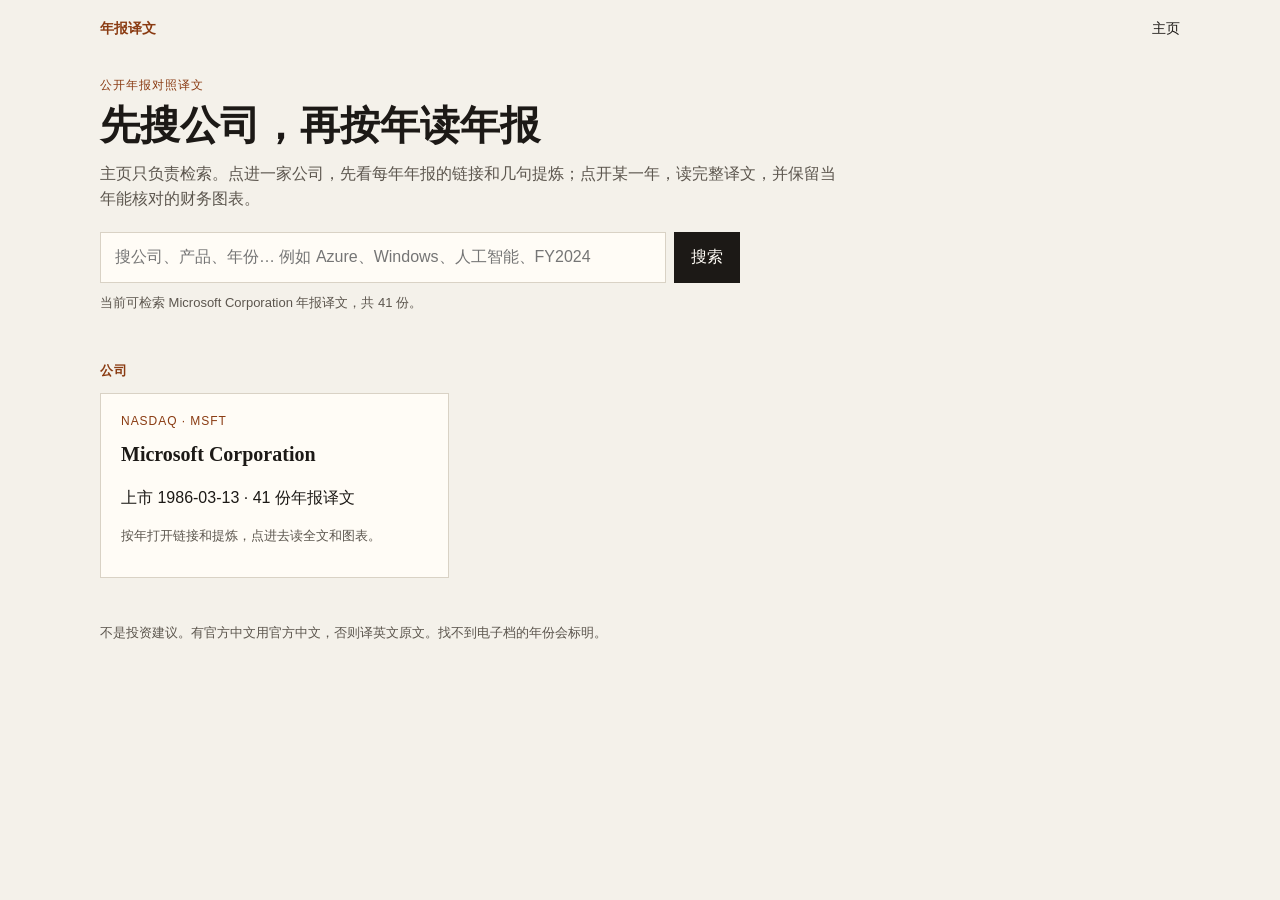
<file: docs/index.html>
<!DOCTYPE html>
<html lang="zh-CN">
<head>
  <meta charset="utf-8" />
  <meta name="viewport" content="width=device-width, initial-scale=1" />
  <title>上市公司年报译文</title>
  <meta name="description" content="按公司检索年报译文。点进公司看每年链接和提炼，点开某一年读完整译文和图表。" />
  <link rel="stylesheet" href="styles.css?v=20260908b" />
</head>
<body>
  <nav class="nav">
    <a class="brand" href="index.html">年报译文</a>
    <a href="index.html" class="on">主页</a>
  </nav>

  <header class="hero">
    <p class="kicker">公开年报对照译文</p>
    <h1>先搜公司，再按年读年报</h1>
    <p class="lede">
      主页只负责检索。点进一家公司，先看每年年报的链接和几句提炼；点开某一年，读完整译文，并保留当年能核对的财务图表。
    </p>
    <form class="search-box" id="search-form" role="search">
      <label class="sr" for="q">搜索年报</label>
      <input type="search" id="q" name="q" placeholder="搜公司、产品、年份… 例如 Azure、Windows、人工智能、FY2024" autocomplete="off" />
      <button type="submit">搜索</button>
    </form>
    <p class="hint" id="search-hint">正在读目录…</p>
  </header>

  <section class="wrap" id="results-wrap" hidden>
    <h2 class="section-title" id="results-title">搜索结果</h2>
    <ol class="results" id="results"></ol>
  </section>

  <section class="wrap" id="catalog-wrap">
    <h2 class="section-title">公司</h2>
    <div class="cards" id="catalog"></div>
  </section>

  <footer>
    <p>不是投资建议。有官方中文用官方中文，否则译英文原文。找不到电子档的年份会标明。</p>
  </footer>
  <script src="site.js?v=20260908"></script>
  <script src="home.js?v=20260908"></script>
</body>
</html>
</file>
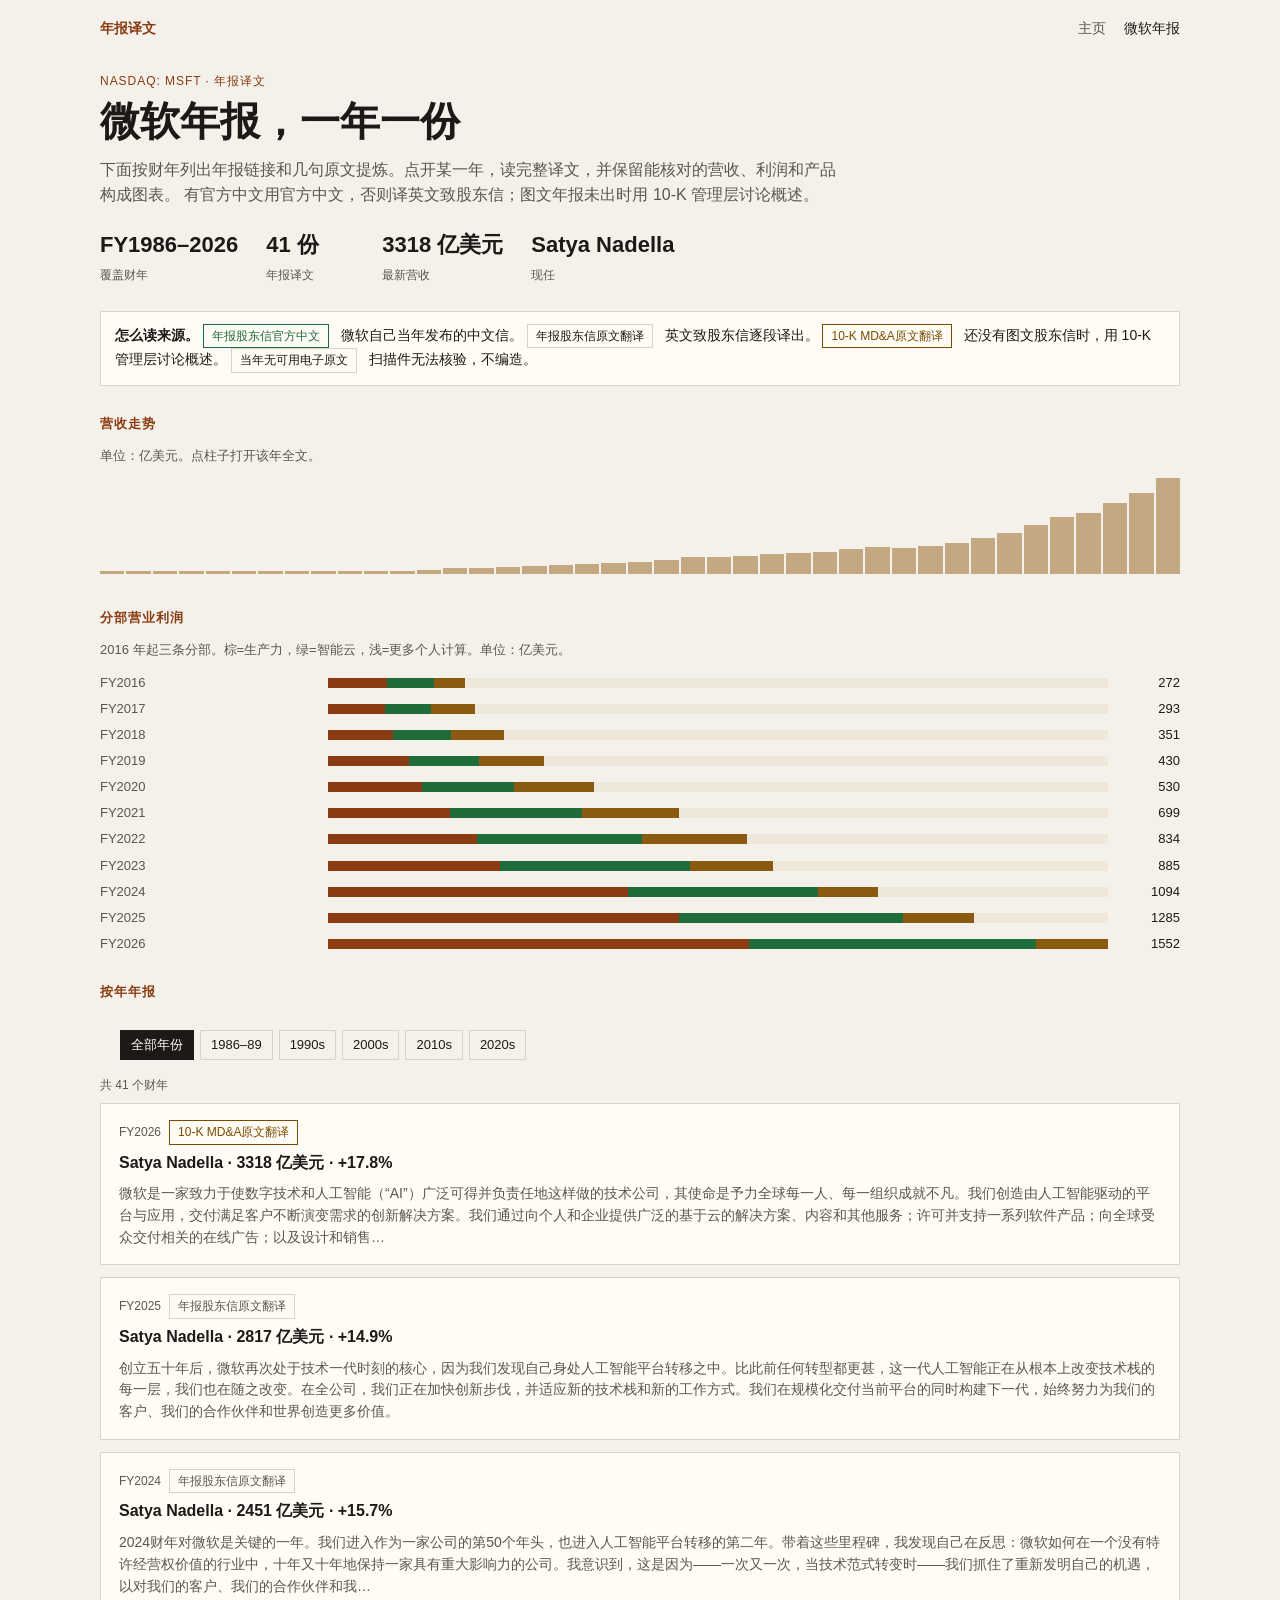
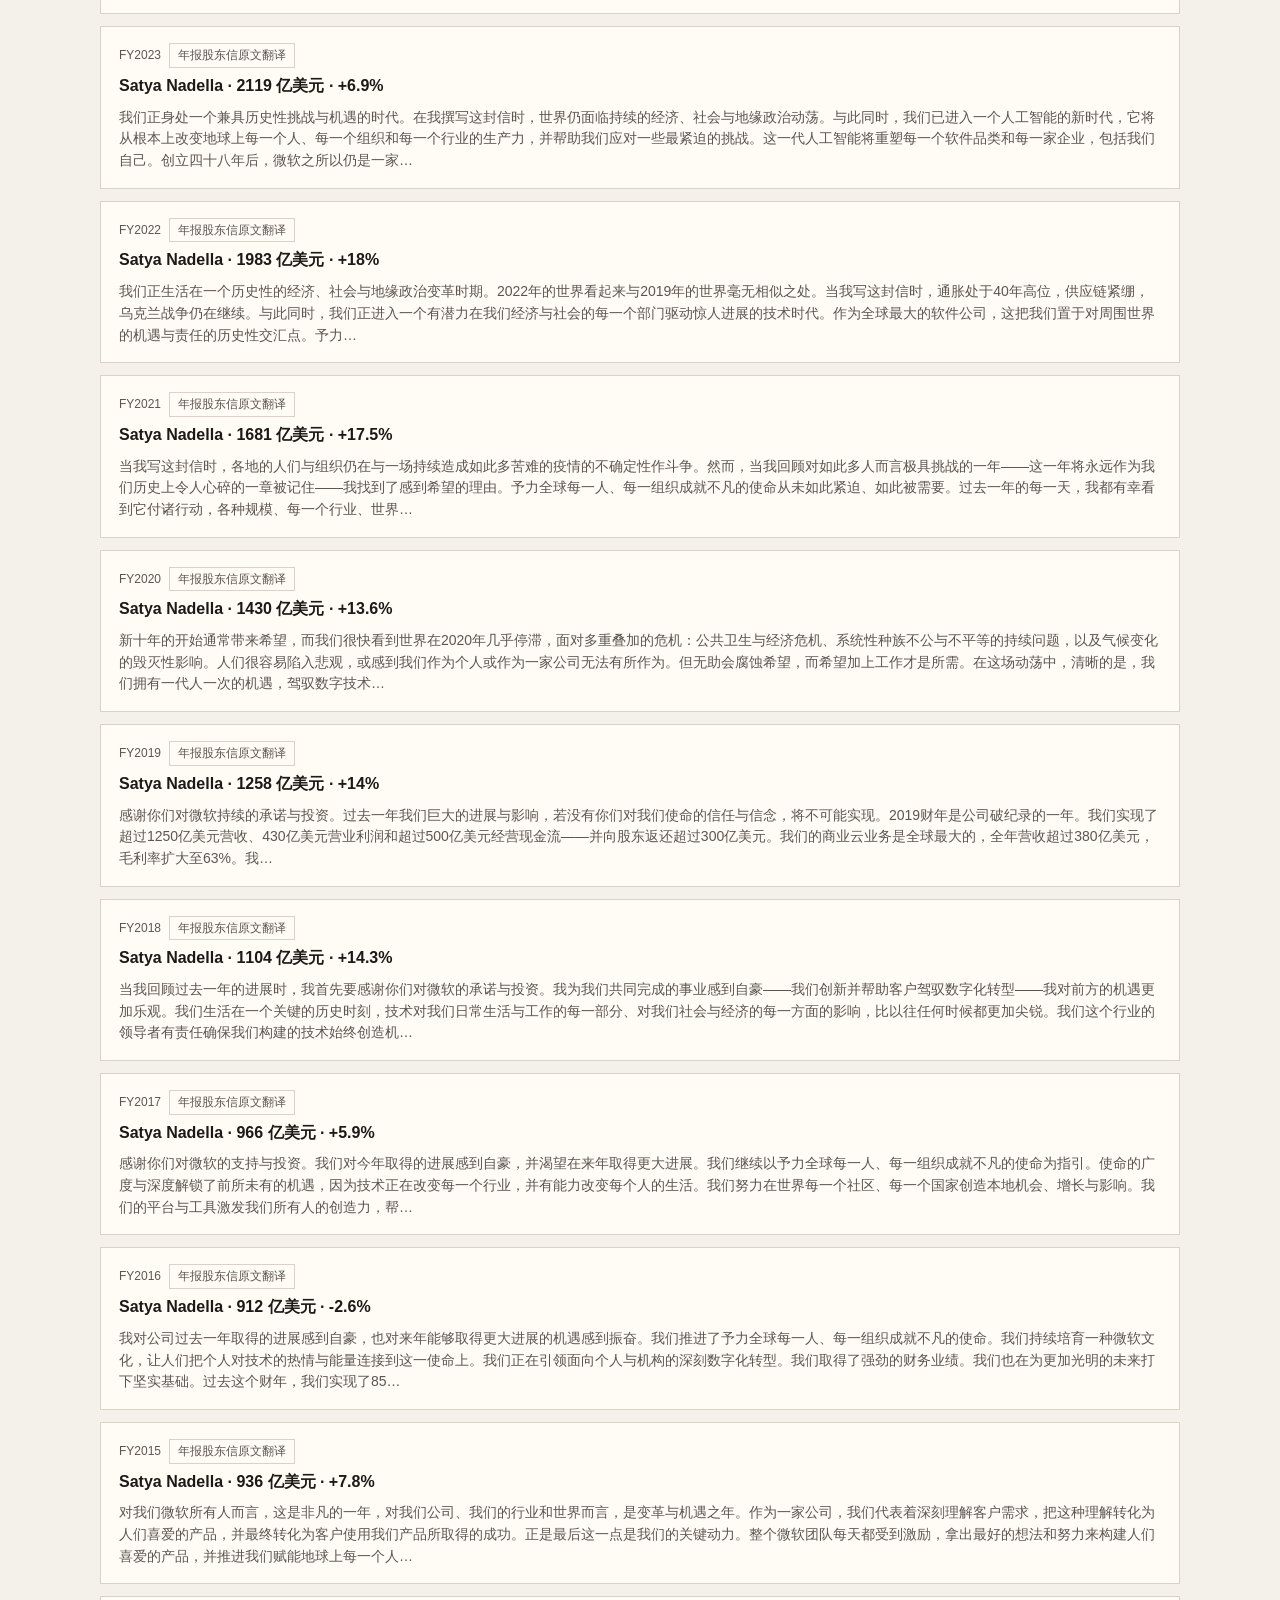
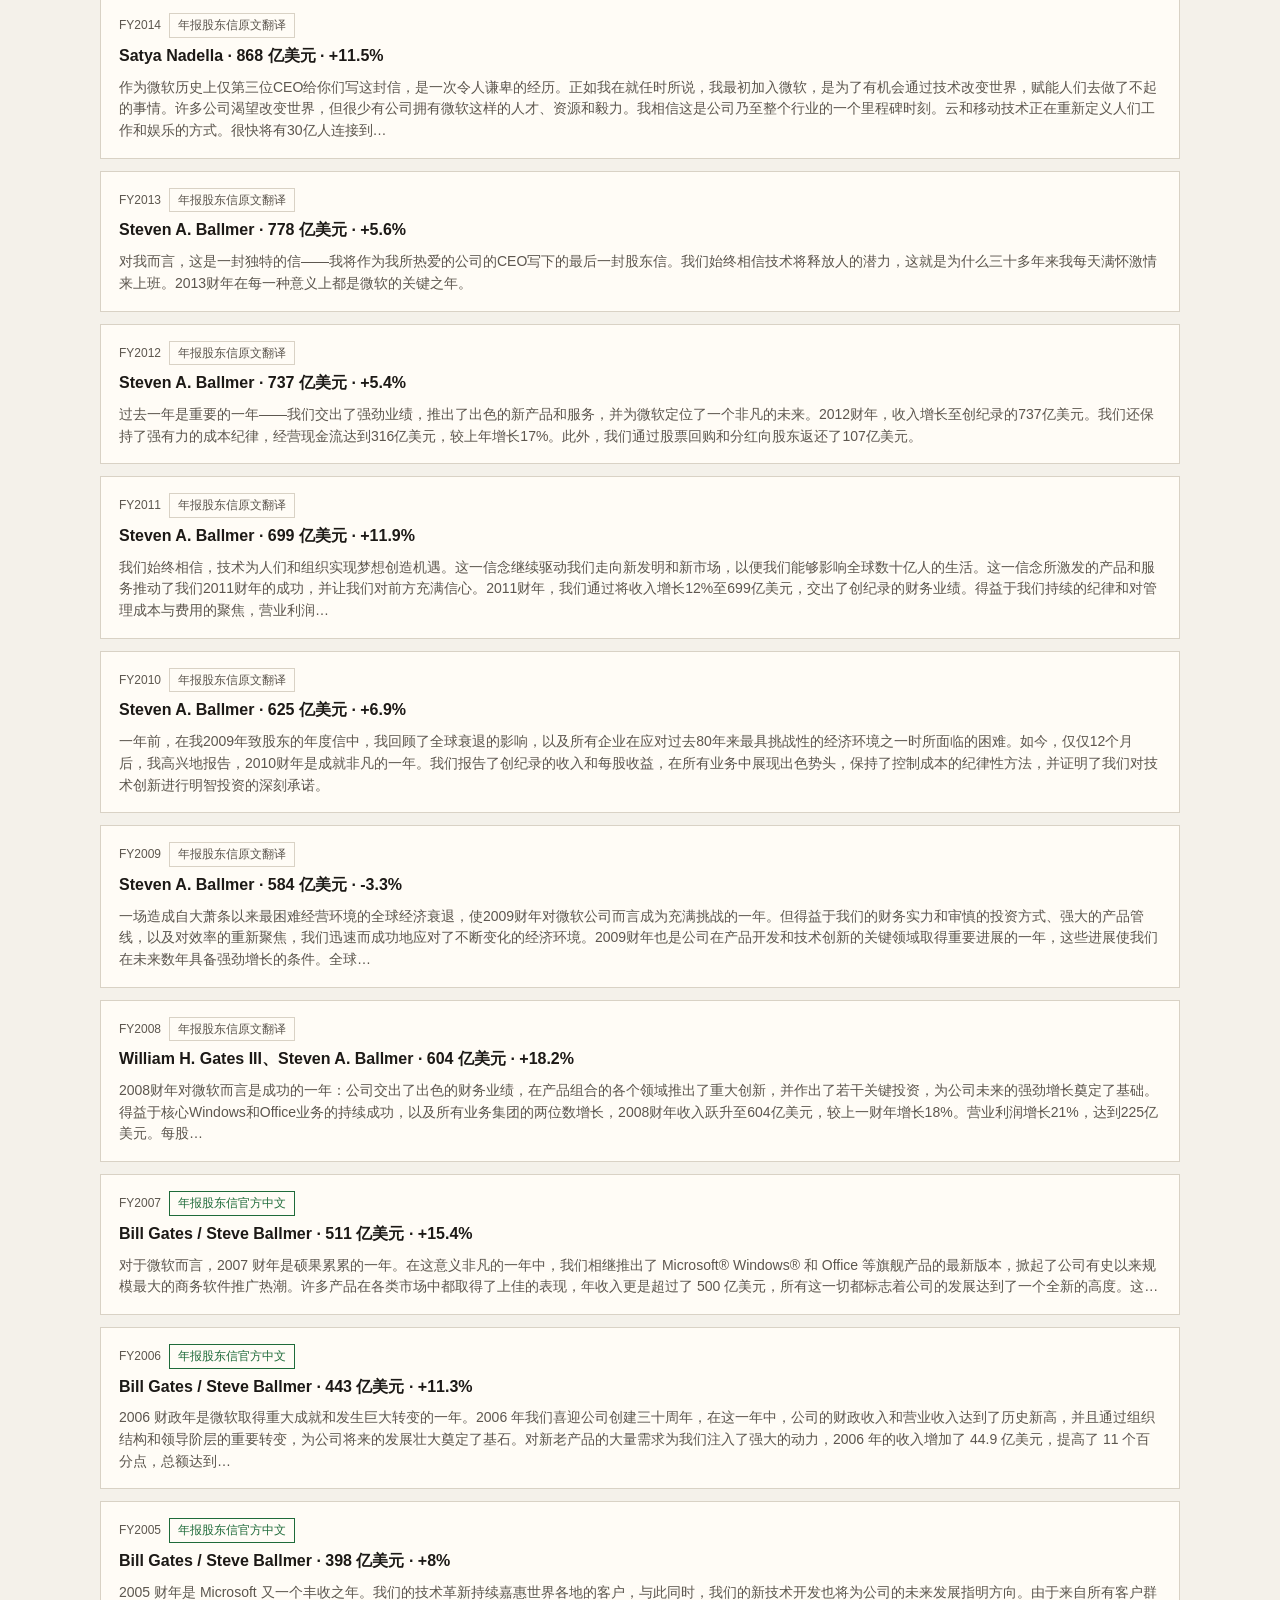
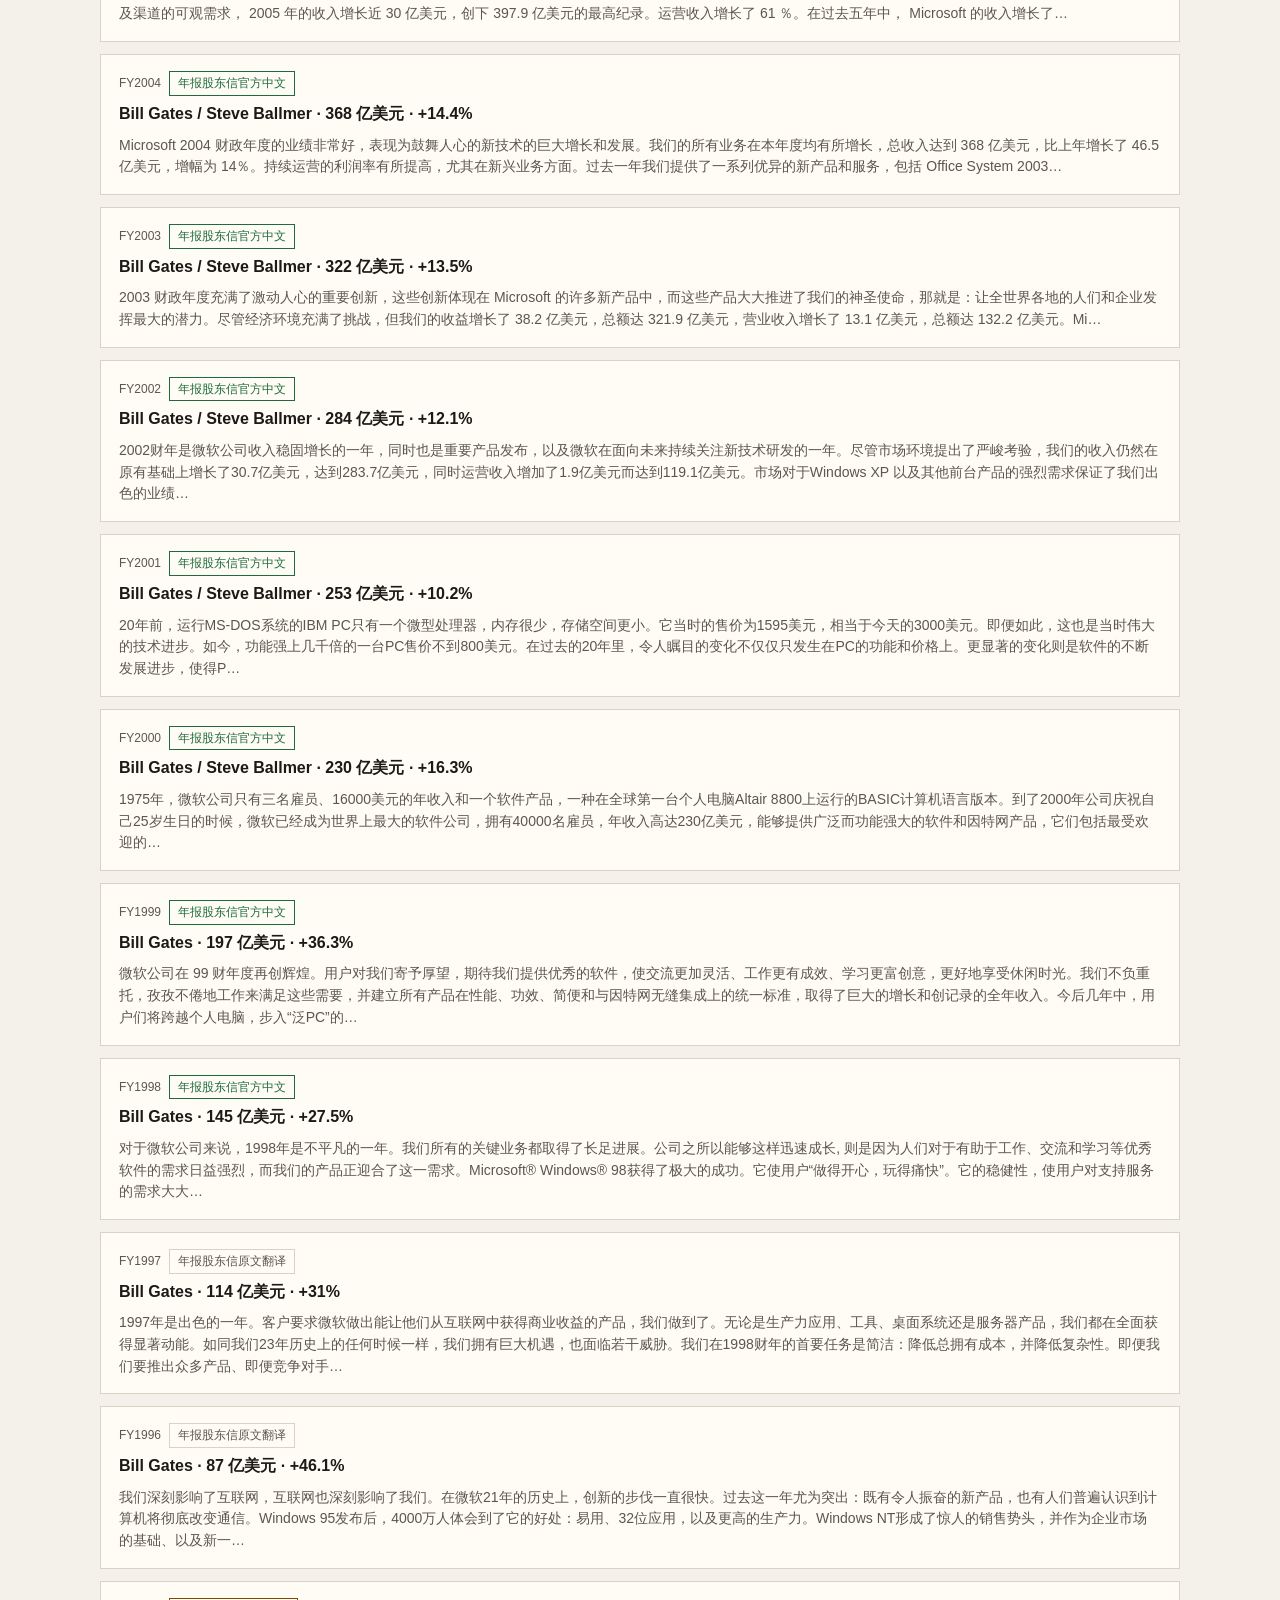
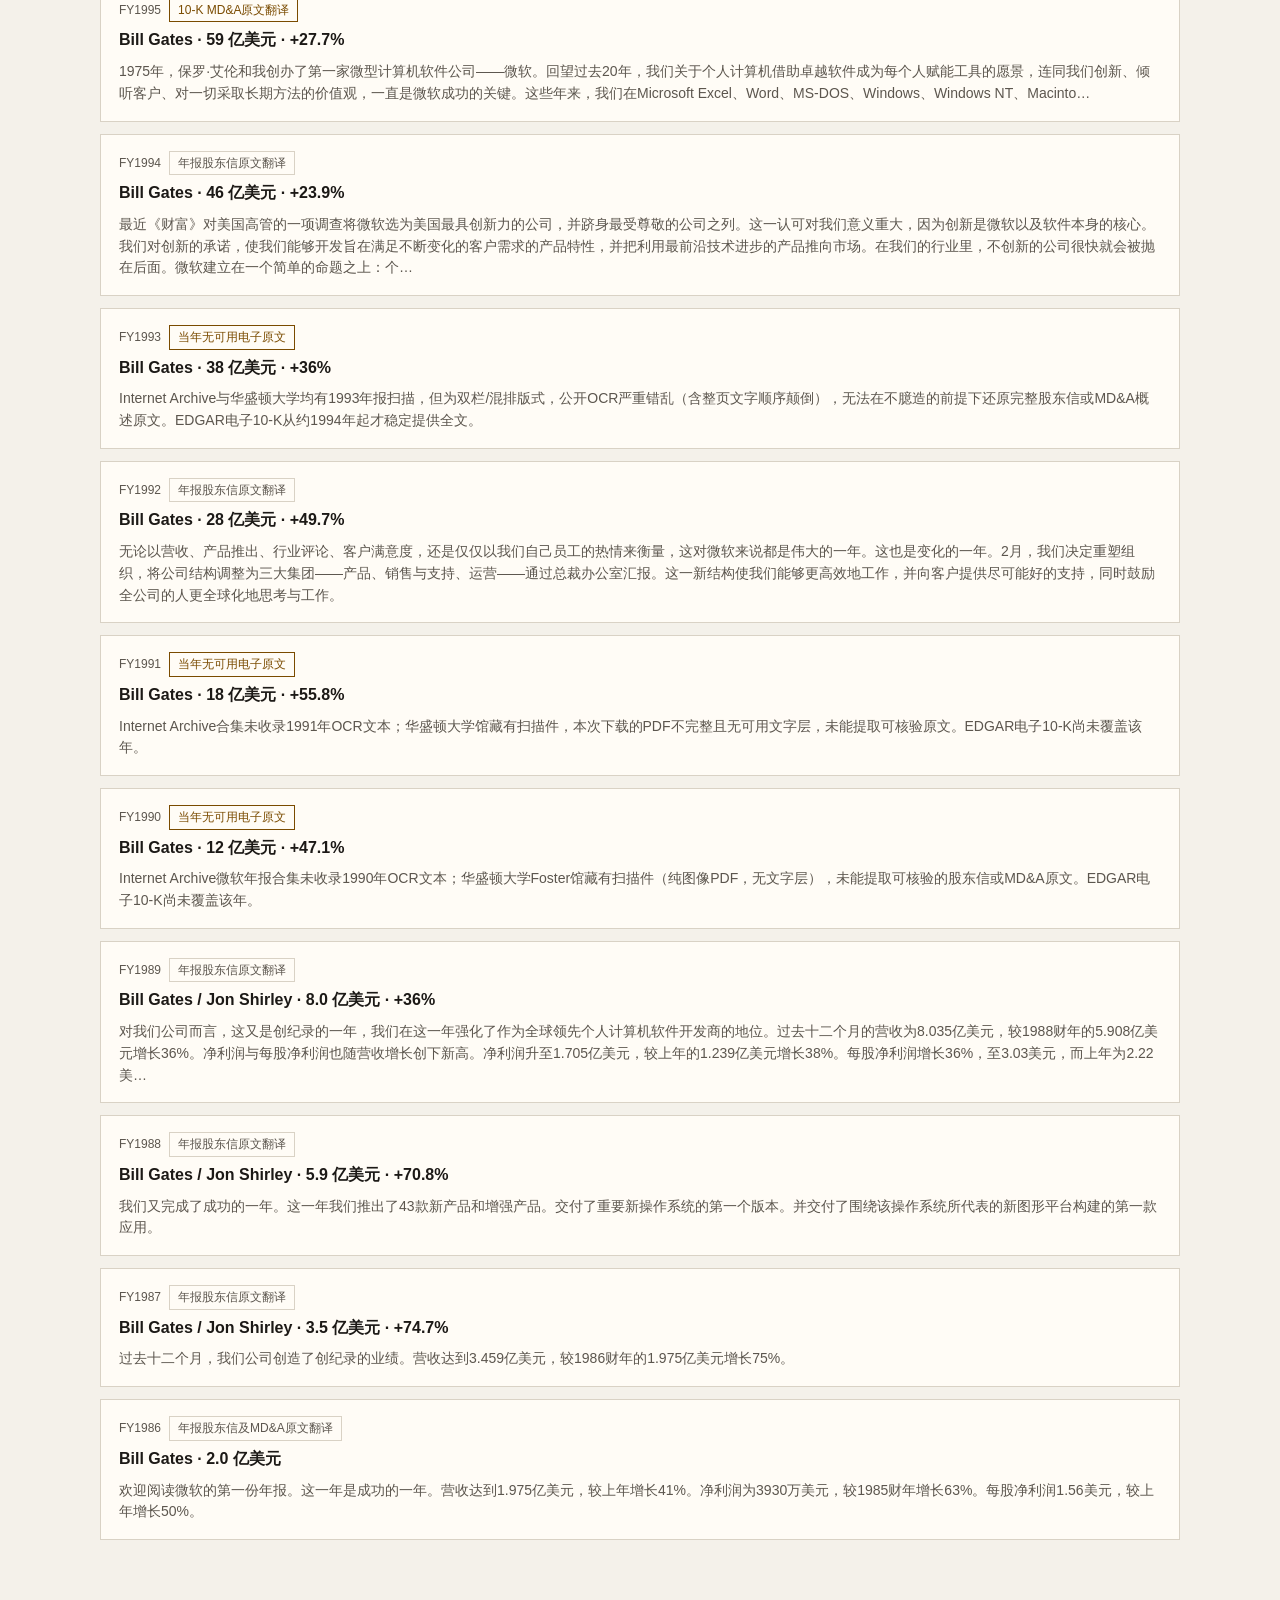
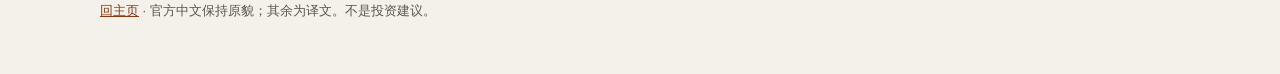
<file: docs/company.html>
<!DOCTYPE html>
<html lang="zh-CN">
<head>
  <meta charset="utf-8" />
  <meta name="viewport" content="width=device-width, initial-scale=1" />
  <title>微软年报译文</title>
  <meta name="description" content="微软各财年年报译文。公司页按年列出链接和提炼；点开某一年读完整译文和图表。" />
  <link rel="stylesheet" href="styles.css?v=20260908b" />
</head>
<body>
  <nav class="nav">
    <a class="brand" href="index.html">年报译文</a>
    <a href="index.html">主页</a>
    <a href="company.html" class="on">微软年报</a>
  </nav>

  <header class="top" id="page-header">
    <p class="kicker">NASDAQ: MSFT · 年报译文</p>
    <h1 id="page-title">微软年报，一年一份</h1>
    <p class="lede" id="page-lede">
      下面按财年列出年报链接和几句原文提炼。点开某一年，读完整译文，并保留能核对的营收、利润和产品构成图表。
      有官方中文用官方中文，否则译英文致股东信；图文年报未出时用 10-K 管理层讨论概述。
    </p>
    <div class="stats" id="hero"></div>
  </header>

  <main class="wrap" id="index-view">
    <p class="callout">
      <b>怎么读来源。</b>
      <span class="badge ok">年报股东信官方中文</span> 微软自己当年发布的中文信。
      <span class="badge">年报股东信原文翻译</span> 英文致股东信逐段译出。
      <span class="badge warn">10-K MD&A原文翻译</span> 还没有图文股东信时，用 10-K 管理层讨论概述。
      <span class="badge">当年无可用电子原文</span> 扫描件无法核验，不编造。
    </p>

    <h2 class="section-title">营收走势</h2>
    <p class="hint">单位：亿美元。点柱子打开该年全文。</p>
    <div class="chart spark-wrap" id="rev-spark"></div>

    <h2 class="section-title">分部营业利润</h2>
    <p class="hint">2016 年起三条分部。棕=生产力，绿=智能云，浅=更多个人计算。单位：亿美元。</p>
    <div class="chart" id="oi-chart"></div>

    <h2 class="section-title">按年年报</h2>
    <section class="filters" aria-label="年代">
      <div class="pills" id="decades"></div>
    </section>
    <p class="count" id="count"></p>
    <div class="year-grid" id="years"></div>
  </main>

  <main class="wrap" id="report-view" hidden>
    <p class="hint" id="report-nav"></p>
    <div class="report-charts">
      <h2 class="section-title">当年账本</h2>
      <div class="fin" id="report-fin"></div>
      <h2 class="section-title">营收走势</h2>
      <p class="hint">单位：亿美元。当前财年加粗。</p>
      <div class="chart spark-wrap" id="report-spark"></div>
      <div id="report-mix"></div>
    </div>
    <article class="report" id="report"></article>
  </main>

  <footer>
    <p><a href="index.html">回主页</a> · 官方中文保持原貌；其余为译文。不是投资建议。</p>
  </footer>
  <script src="site.js?v=20260908"></script>
  <script src="company.js?v=20260908"></script>
</body>
</html>
</file>
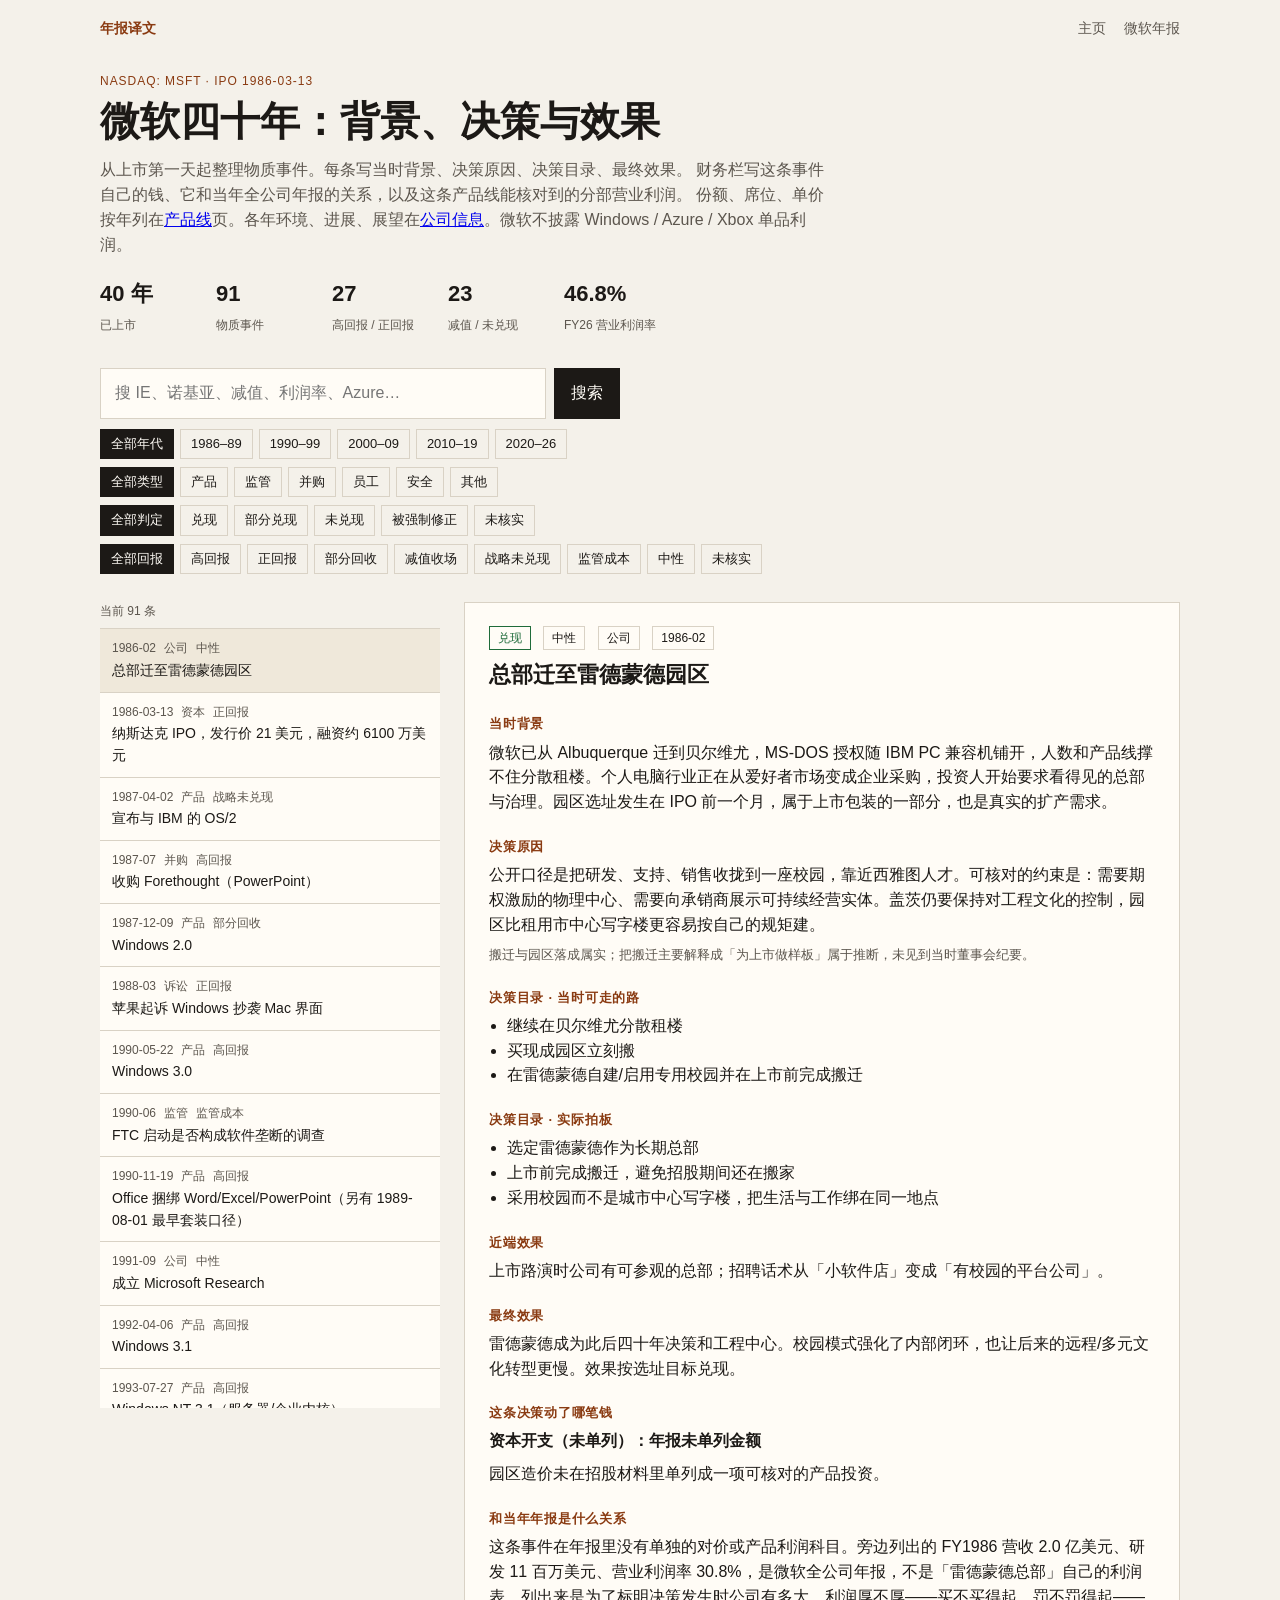
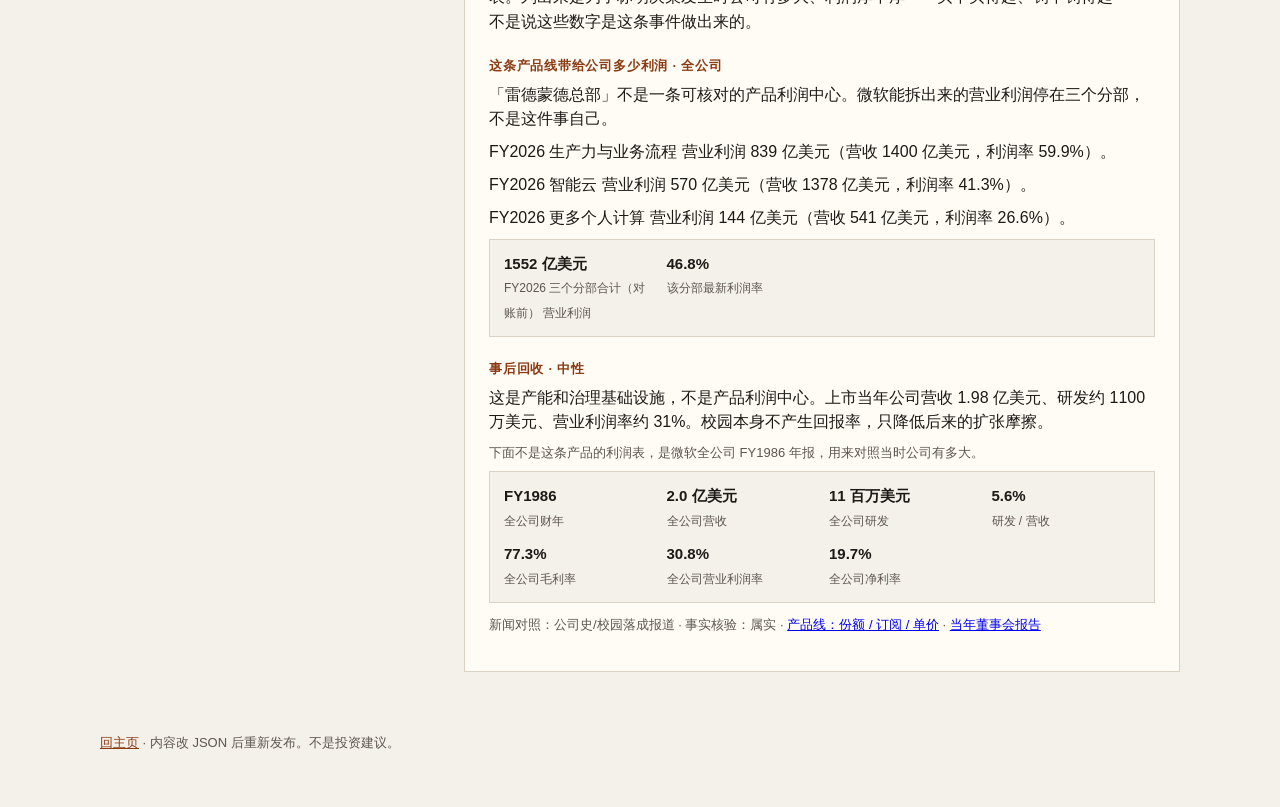
<file: docs/msft.html>
<!DOCTYPE html>
<html lang="zh-CN">
<head>
  <meta charset="utf-8" />
  <meta name="viewport" content="width=device-width, initial-scale=1" />
  <title>微软四十年事件台账</title>
  <meta name="description" content="从 1986 年上市起，逐条对照新闻与监管原文：当时背景、决策原因、决策目录、最终效果，以及研发、利润率与产品回报。" />
  <link rel="stylesheet" href="styles.css" />
</head>
<body>
  <nav class="nav">
    <a class="brand" href="index.html">年报译文</a>
    <a href="index.html">主页</a>
    <a href="company.html">微软年报</a>
  </nav>

  <header class="top">
    <p class="kicker">NASDAQ: MSFT · IPO 1986-03-13</p>
    <h1>微软四十年：背景、决策与效果</h1>
    <p class="lede">
      从上市第一天起整理物质事件。每条写当时背景、决策原因、决策目录、最终效果。
      财务栏写这条事件自己的钱、它和当年全公司年报的关系，以及这条产品线能核对到的分部营业利润。
      份额、席位、单价按年列在<a href="products.html">产品线</a>页。各年环境、进展、展望在<a href="company.html">公司信息</a>。微软不披露 Windows / Azure / Xbox 单品利润。
    </p>
    <div class="stats" id="stats"></div>
  </header>

  <section class="filters" aria-label="筛选">
    <form class="search-box compact" id="search-form" role="search">
      <label class="sr" for="q">在台账中搜索</label>
      <input type="search" id="q" name="q" placeholder="搜 IE、诺基亚、减值、利润率、Azure…" autocomplete="off" />
      <button type="submit">搜索</button>
    </form>
    <div class="pills" id="decades"></div>
    <div class="pills" id="types"></div>
    <div class="pills" id="grades"></div>
    <div class="pills" id="returns"></div>
  </section>

  <main class="layout">
    <aside>
      <p class="count" id="count"></p>
      <ol class="list" id="list"></ol>
    </aside>
    <article class="detail" id="detail"></article>
  </main>

  <footer>
    <p><a href="index.html">回主页</a> · 内容改 JSON 后重新发布。不是投资建议。</p>
  </footer>
  <script src="site.js"></script>
  <script src="app.js"></script>
</body>
</html>
</file>
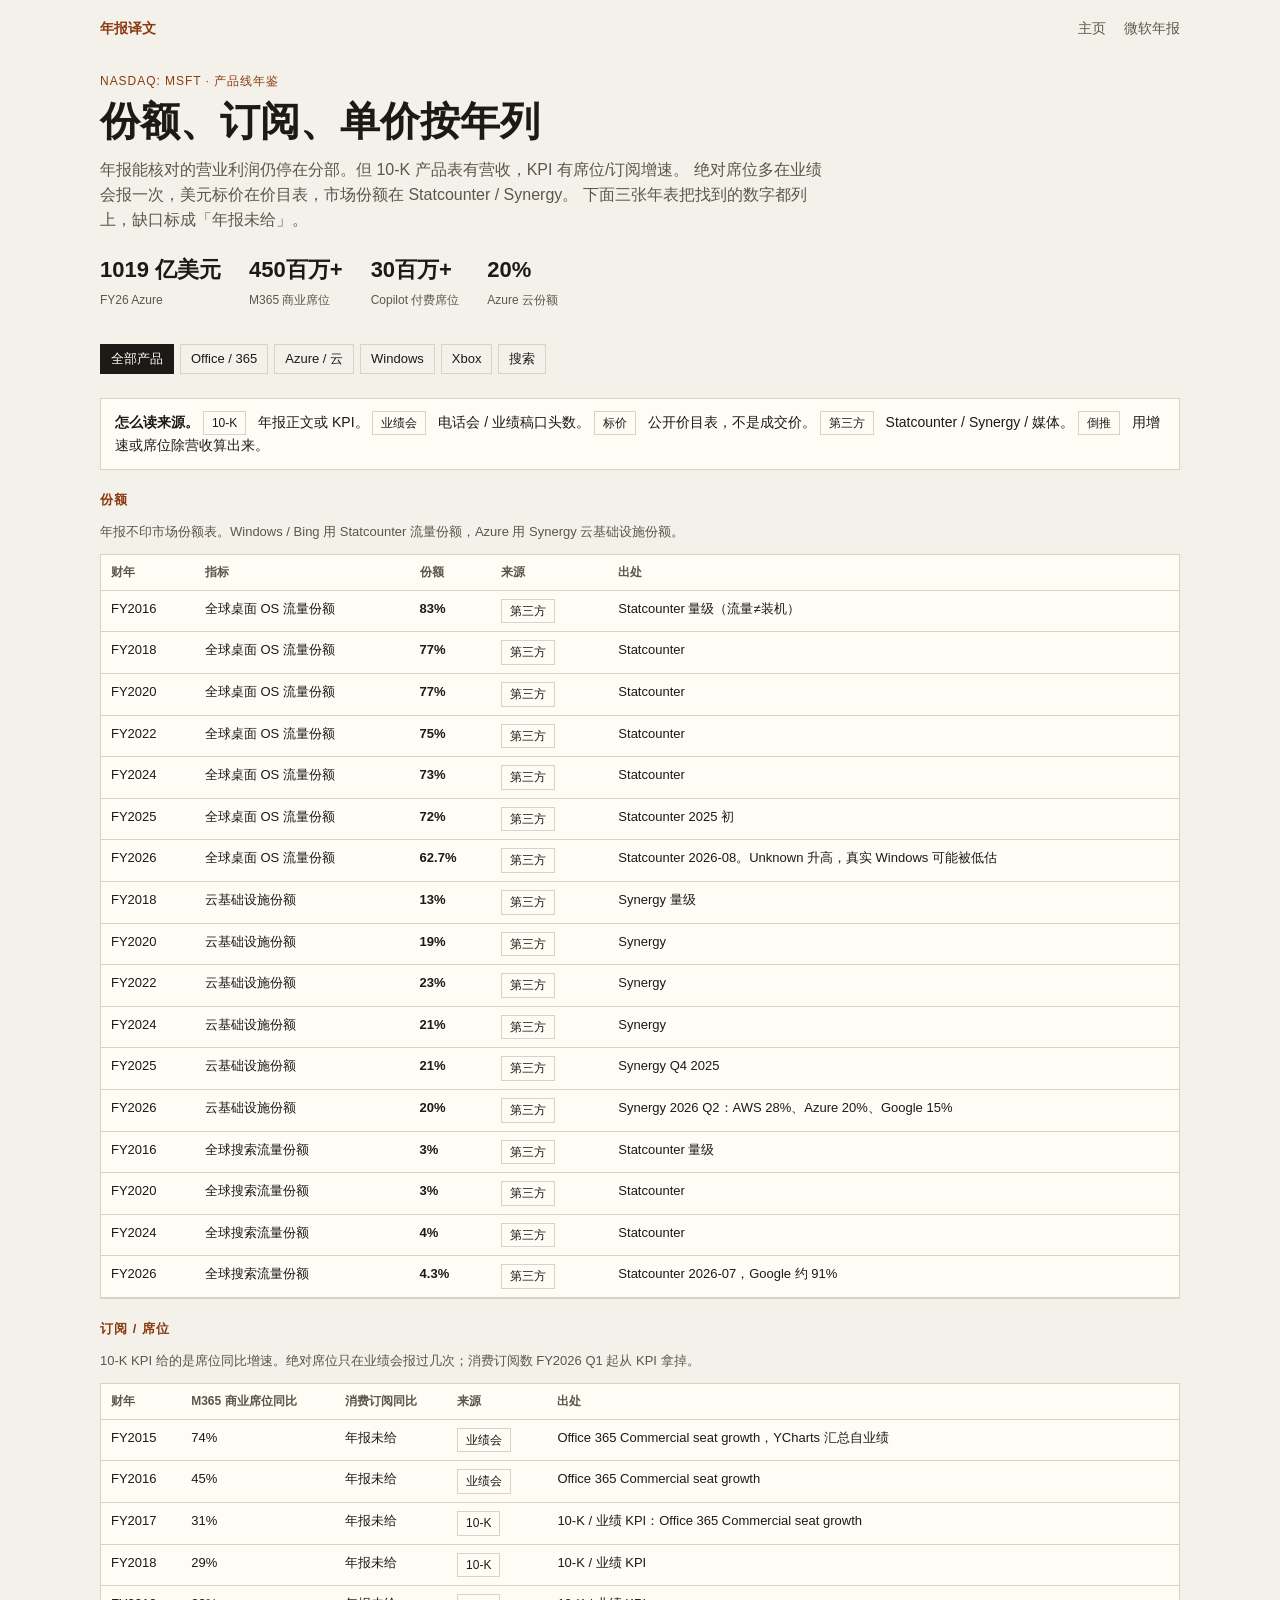
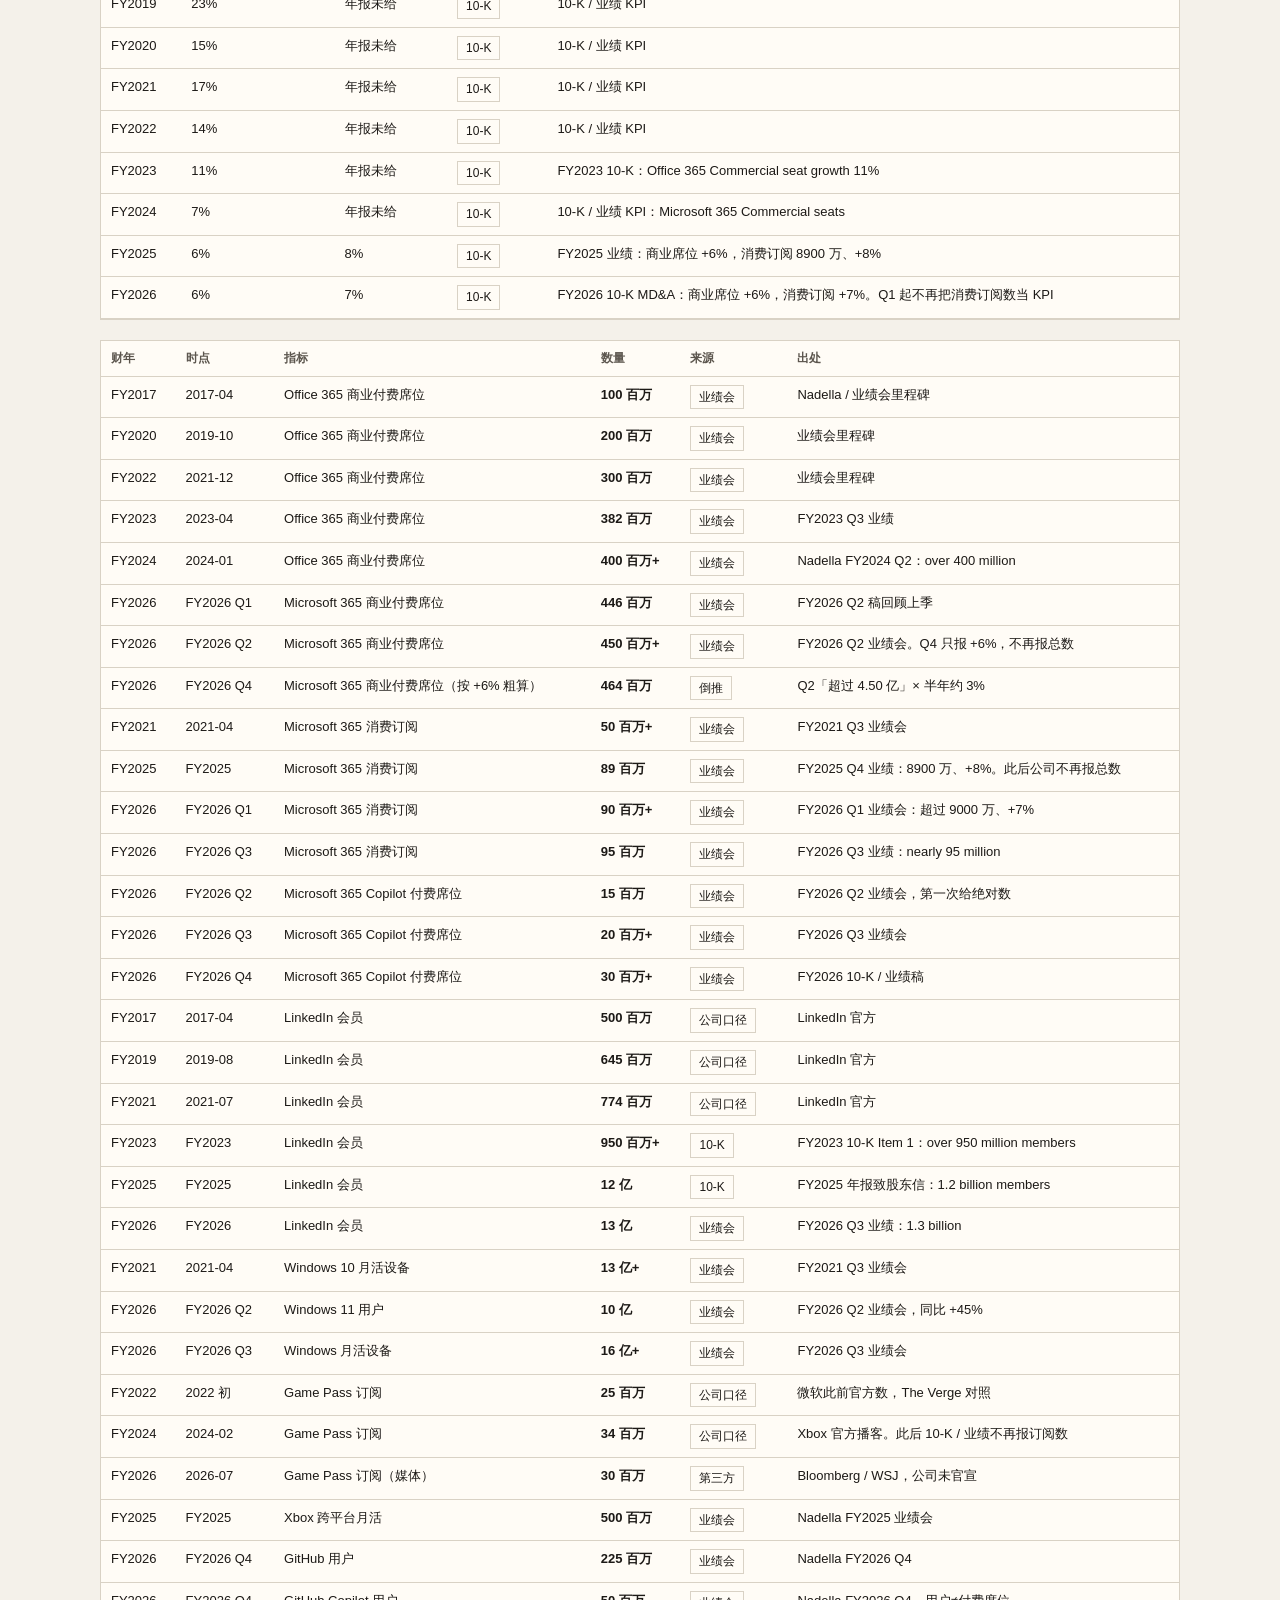
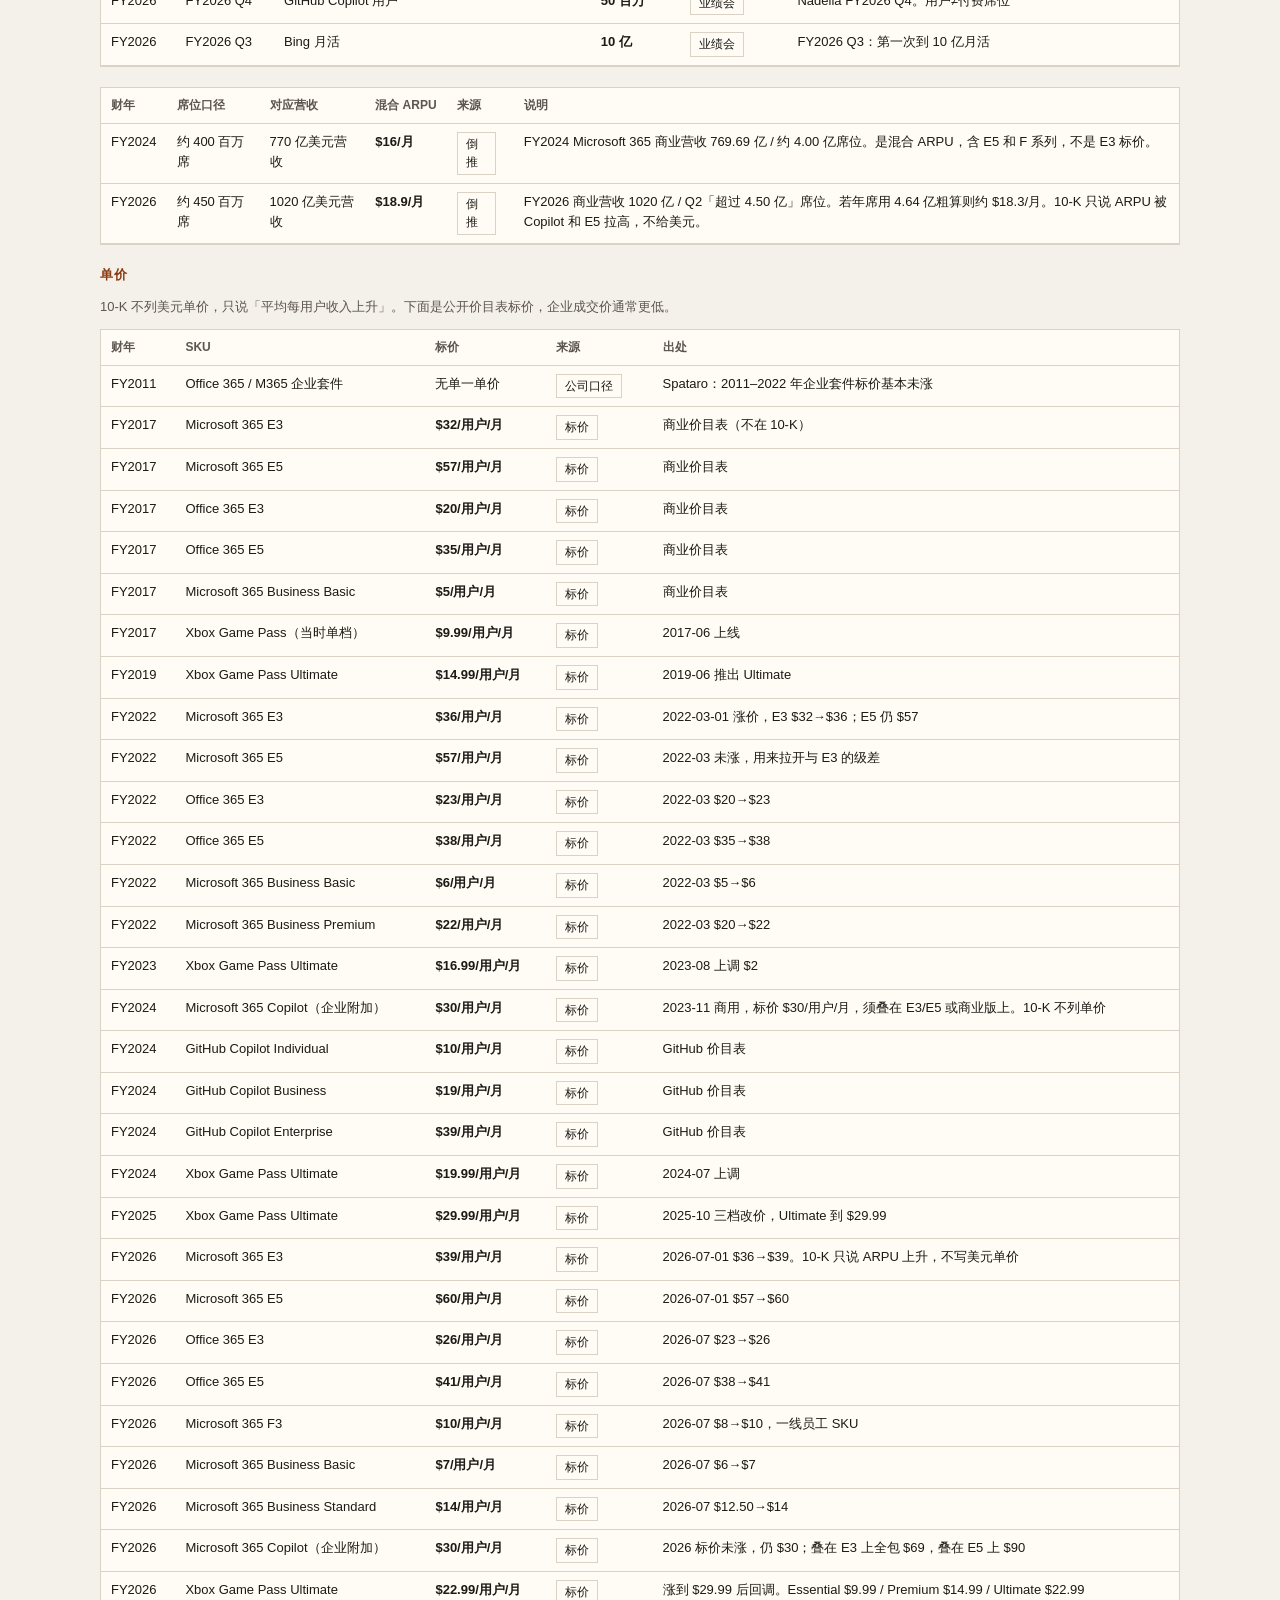
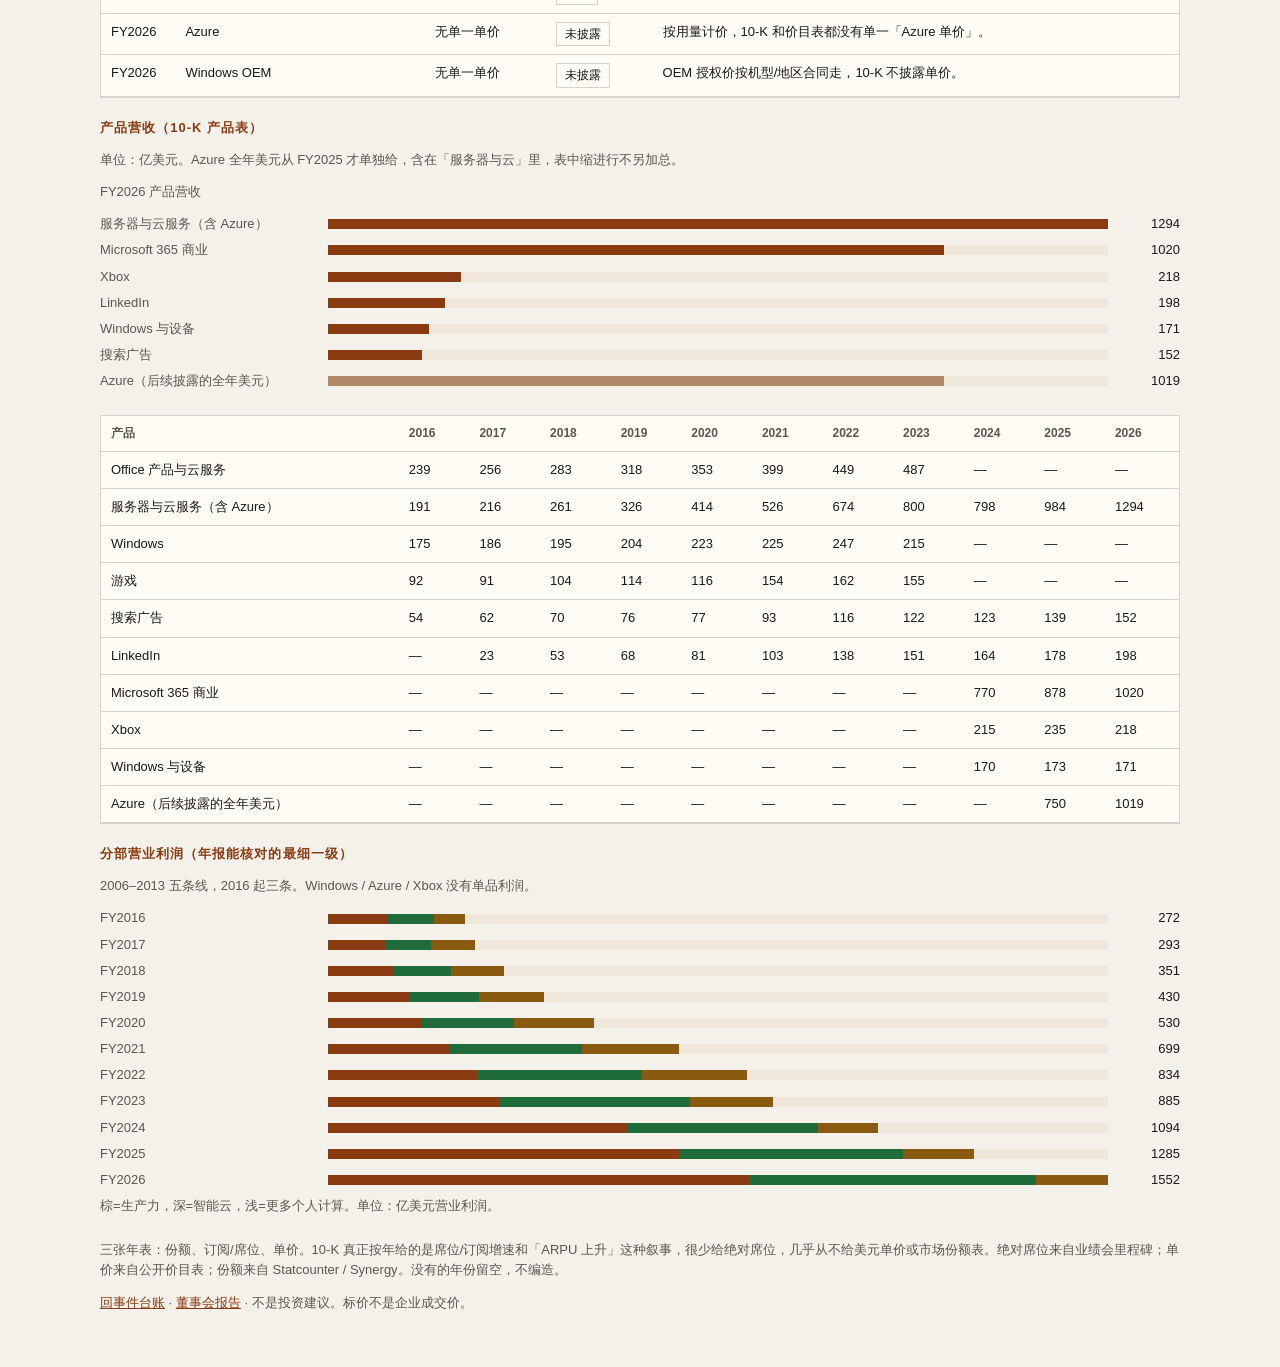
<file: docs/products.html>
<!DOCTYPE html>
<html lang="zh-CN">
<head>
  <meta charset="utf-8" />
  <meta name="viewport" content="width=device-width, initial-scale=1" />
  <title>微软产品线：份额、订阅、单价</title>
  <meta name="description" content="把微软各产品线能找到的份额、席位/订阅和单价按年列出来。10-K 给营收和席位增速；绝对席位、标价和市场份额另行标注来源。" />
  <link rel="stylesheet" href="styles.css" />
</head>
<body>
  <nav class="nav">
    <a class="brand" href="index.html">年报译文</a>
    <a href="index.html">主页</a>
    <a href="company.html">微软年报</a>
  </nav>

  <header class="top">
    <p class="kicker">NASDAQ: MSFT · 产品线年鉴</p>
    <h1>份额、订阅、单价按年列</h1>
    <p class="lede">
      年报能核对的营业利润仍停在分部。但 10-K 产品表有营收，KPI 有席位/订阅增速。
      绝对席位多在业绩会报一次，美元标价在价目表，市场份额在 Statcounter / Synergy。
      下面三张年表把找到的数字都列上，缺口标成「年报未给」。
    </p>
    <div class="stats" id="hero"></div>
  </header>

  <section class="filters" aria-label="产品线">
    <div class="pills" id="lines"></div>
  </section>

  <main class="wrap products">
    <p class="callout">
      <b>怎么读来源。</b>
      <span class="badge">10-K</span> 年报正文或 KPI。
      <span class="badge">业绩会</span> 电话会 / 业绩稿口头数。
      <span class="badge">标价</span> 公开价目表，不是成交价。
      <span class="badge">第三方</span> Statcounter / Synergy / 媒体。
      <span class="badge">倒推</span> 用增速或席位除营收算出来。
    </p>

    <h2 class="section-title">份额</h2>
    <p class="hint" id="share-note"></p>
    <div class="table-wrap"><table id="share-table"></table></div>

    <h2 class="section-title">订阅 / 席位</h2>
    <p class="hint" id="seat-note"></p>
    <div class="table-wrap"><table id="seat-growth-table"></table></div>
    <div class="table-wrap"><table id="seat-table"></table></div>
    <div class="table-wrap"><table id="arpu-table"></table></div>

    <h2 class="section-title">单价</h2>
    <p class="hint" id="price-note"></p>
    <div class="table-wrap"><table id="price-table"></table></div>

    <h2 class="section-title">产品营收（10-K 产品表）</h2>
    <p class="hint">单位：亿美元。Azure 全年美元从 FY2025 才单独给，含在「服务器与云」里，表中缩进行不另加总。</p>
    <div class="chart" id="rev-chart"></div>
    <div class="table-wrap"><table id="rev-table"></table></div>

    <h2 class="section-title">分部营业利润（年报能核对的最细一级）</h2>
    <p class="hint">2006–2013 五条线，2016 起三条。Windows / Azure / Xbox 没有单品利润。</p>
    <div class="chart" id="oi-chart"></div>

    <p class="note" id="foot"></p>
  </main>

  <footer>
    <p><a href="msft.html">回事件台账</a> · <a href="company.html">董事会报告</a> · 不是投资建议。标价不是企业成交价。</p>
  </footer>
  <script src="site.js"></script>
  <script src="products.js"></script>
</body>
</html>
</file>
<file: docs/styles.css>
:root {
  --bg: #f4f1ea;
  --paper: #fffcf6;
  --ink: #1c1916;
  --muted: #5c564e;
  --line: #d9d2c5;
  --accent: #8a3b12;
  --ok: #1f6b3a;
  --bad: #9b1c1c;
  --mid: #8a5a10;
  --warn: #7a4b00;
}

* { box-sizing: border-box; }
html, body { margin: 0; padding: 0; }
[hidden] { display: none !important; }
body {
  font-family: "Source Han Sans SC", "Noto Sans SC", "PingFang SC", "Microsoft YaHei", sans-serif;
  background: var(--bg);
  color: var(--ink);
  line-height: 1.55;
}

.top, .filters, .layout, footer, .hero, .wrap, .nav {
  max-width: 1120px;
  margin: 0 auto;
  padding: 0 20px;
}

.nav {
  display: flex;
  gap: 18px;
  align-items: baseline;
  padding-top: 18px;
  padding-bottom: 8px;
  font-size: 14px;
}
.nav a { color: var(--muted); text-decoration: none; }
.nav a:hover, .nav a.on { color: var(--ink); }
.nav .brand {
  color: var(--accent);
  font-weight: 600;
  margin-right: auto;
}

.sr {
  position: absolute;
  width: 1px;
  height: 1px;
  overflow: hidden;
  clip: rect(0 0 0 0);
}

.hero { padding-top: 28px; padding-bottom: 8px; }
.search-box {
  display: flex;
  gap: 8px;
  max-width: 640px;
  margin: 0 0 10px;
}
.search-box.compact { max-width: 520px; }
.search-box input {
  flex: 1;
  border: 1px solid var(--line);
  background: var(--paper);
  color: var(--ink);
  padding: 12px 14px;
  font: inherit;
  font-size: 16px;
}
.search-box button {
  border: 1px solid var(--ink);
  background: var(--ink);
  color: var(--paper);
  padding: 0 16px;
  font: inherit;
  cursor: pointer;
  min-height: 44px;
}
.hint { font-size: 13px; color: var(--muted); margin: 0 0 12px; }

.section-title {
  font-size: 13px;
  letter-spacing: 0.08em;
  color: var(--accent);
  margin: 28px 0 12px;
  font-weight: 600;
}

.cards {
  display: grid;
  grid-template-columns: repeat(auto-fill, minmax(260px, 1fr));
  gap: 16px;
  padding-bottom: 32px;
}
.card {
  display: block;
  background: var(--paper);
  border: 1px solid var(--line);
  padding: 18px 20px;
  text-decoration: none;
  color: inherit;
}
.card:hover { border-color: var(--ink); }
.card h3 {
  font-family: "Source Han Serif SC", "Noto Serif SC", serif;
  font-size: 20px;
  margin: 4px 0 8px;
}

.results {
  list-style: none;
  margin: 0 0 32px;
  padding: 0;
  border-top: 1px solid var(--line);
  background: var(--paper);
}
.results li { border-bottom: 1px solid var(--line); }
.results a {
  display: block;
  padding: 12px 14px;
  text-decoration: none;
  color: inherit;
}
.results a:hover { background: #efe8da; }
.results .meta {
  display: flex;
  flex-wrap: wrap;
  gap: 8px;
  font-size: 12px;
  color: var(--muted);
  align-items: center;
}
.results .title { font-size: 16px; margin: 4px 0; }
.results .snippet { font-size: 13px; color: var(--muted); margin: 0; }
.empty-row { padding: 16px 14px; color: var(--muted); }

.filters { padding-top: 16px; padding-bottom: 8px; }

.top { padding-top: 24px; padding-bottom: 8px; }
.kicker {
  letter-spacing: 0.08em;
  text-transform: uppercase;
  font-size: 12px;
  color: var(--accent);
  margin: 0 0 8px;
}
h1 {
  font-family: "Source Han Serif SC", "Noto Serif SC", "Songti SC", serif;
  font-weight: 600;
  font-size: clamp(28px, 4vw, 40px);
  line-height: 1.2;
  margin: 0 0 12px;
}
.lede { max-width: 46rem; color: var(--muted); margin: 0 0 20px; }

.stats {
  display: flex;
  flex-wrap: wrap;
  gap: 18px 28px;
  margin-bottom: 8px;
}
.stat { min-width: 88px; }
.stat b { display: block; font-size: 22px; }
.stat span { font-size: 12px; color: var(--muted); }

.pills { display: flex; flex-wrap: wrap; gap: 6px; margin-bottom: 8px; }
.pills button {
  border: 1px solid var(--line);
  background: transparent;
  color: var(--ink);
  padding: 4px 10px;
  font: inherit;
  font-size: 13px;
  cursor: pointer;
}
.pills button.on {
  background: var(--ink);
  color: var(--paper);
  border-color: var(--ink);
}

.layout {
  display: grid;
  grid-template-columns: minmax(260px, 340px) 1fr;
  gap: 24px;
  padding-top: 12px;
  padding-bottom: 48px;
  align-items: start;
}
.list {
  list-style: none;
  margin: 0;
  padding: 0;
  border-top: 1px solid var(--line);
  max-height: calc(100vh - 120px);
  overflow: auto;
  background: var(--paper);
}
.list li { border-bottom: 1px solid var(--line); }
.list button {
  width: 100%;
  text-align: left;
  border: 0;
  background: transparent;
  padding: 10px 12px;
  font: inherit;
  cursor: pointer;
  color: inherit;
}
.list button:hover, .list button.active { background: #efe8da; }
.list .meta {
  display: flex;
  gap: 8px;
  font-size: 12px;
  color: var(--muted);
}
.list .title { font-size: 14px; margin-top: 2px; }
.count { font-size: 12px; color: var(--muted); margin: 0 0 8px; }

.detail {
  background: var(--paper);
  border: 1px solid var(--line);
  padding: 22px 24px 28px;
  min-height: 60vh;
}
.detail h2 {
  font-family: "Source Han Serif SC", "Noto Serif SC", serif;
  font-size: 22px;
  margin: 0 0 8px;
  font-weight: 600;
}
.detail h3 {
  font-size: 13px;
  letter-spacing: 0.06em;
  color: var(--accent);
  margin: 22px 0 6px;
}
.detail p { margin: 0 0 8px; }
.detail ul { margin: 0; padding-left: 1.1rem; }
.fin {
  display: grid;
  grid-template-columns: repeat(auto-fill, minmax(132px, 1fr));
  gap: 10px 14px;
  margin: 8px 0 12px;
  padding: 12px 14px;
  border: 1px solid var(--line);
  background: var(--bg);
}
.fin .stat b { font-size: 15px; }
.badge {
  display: inline-block;
  font-size: 12px;
  padding: 2px 8px;
  border: 1px solid var(--line);
  margin-right: 8px;
}
.badge.ok { color: var(--ok); border-color: var(--ok); }
.badge.bad { color: var(--bad); border-color: var(--bad); }
.badge.mid { color: var(--mid); border-color: var(--mid); }
.badge.warn { color: var(--warn); border-color: var(--warn); }
.note { font-size: 13px; color: var(--muted); }
.empty { color: var(--muted); padding: 24px; }

footer {
  padding-bottom: 40px;
  color: var(--muted);
  font-size: 13px;
}
footer a { color: var(--accent); }

.callout {
  background: var(--paper);
  border: 1px solid var(--line);
  padding: 12px 14px;
  font-size: 14px;
  margin: 8px 0 20px;
}
.products h2 { margin-top: 8px; }
.table-wrap {
  overflow-x: auto;
  background: var(--paper);
  border: 1px solid var(--line);
  margin: 0 0 20px;
}
.table-wrap table {
  width: 100%;
  border-collapse: collapse;
  font-size: 13px;
}
.table-wrap th, .table-wrap td {
  text-align: left;
  padding: 8px 10px;
  border-bottom: 1px solid var(--line);
  vertical-align: top;
}
.table-wrap th {
  font-size: 12px;
  color: var(--muted);
  font-weight: 600;
  white-space: nowrap;
}
.chart { margin: 0 0 24px; }
.spark-wrap { overflow-x: auto; padding-bottom: 6px; }
.spark {
  display: flex;
  align-items: flex-end;
  gap: 2px;
  height: 96px;
  min-width: 640px;
}
.spark a {
  flex: 1;
  position: relative;
  height: 100%;
  min-width: 6px;
}
.spark i {
  position: absolute;
  left: 0;
  right: 0;
  bottom: 0;
  display: block;
  background: #c4a882;
  min-height: 2px;
}
.spark a.on i { background: var(--accent); }
.spark a:hover i { background: var(--ink); }

.year-grid {
  display: grid;
  gap: 12px;
  padding-bottom: 48px;
}
.year-card {
  display: block;
  background: var(--paper);
  border: 1px solid var(--line);
  padding: 16px 18px;
  text-decoration: none;
  color: inherit;
}
.year-card:hover { border-color: var(--ink); }
.year-card .meta {
  display: flex;
  flex-wrap: wrap;
  gap: 8px;
  align-items: center;
  font-size: 12px;
  color: var(--muted);
}
.year-card .title {
  font-size: 16px;
  font-weight: 600;
  margin: 6px 0 0;
}
.year-card .excerpt {
  font-size: 14px;
  color: var(--muted);
  margin: 8px 0 0;
  line-height: 1.55;
}

.report-charts { margin: 0 0 24px; }
.report {
  max-width: 760px;
  background: var(--paper);
  border: 1px solid var(--line);
  padding: 28px 32px 40px;
  margin-bottom: 48px;
}
.report h2 {
  font-family: "Source Han Serif SC", "Noto Serif SC", serif;
  font-size: 22px;
  margin: 0 0 8px;
  font-weight: 600;
}
.report h3 {
  font-size: 13px;
  letter-spacing: 0.06em;
  color: var(--accent);
  margin: 22px 0 6px;
}

.bar-row, .stack-row {
  display: grid;
  grid-template-columns: minmax(120px, 220px) 1fr 64px;
  gap: 8px;
  align-items: center;
  margin-bottom: 6px;
  font-size: 13px;
}
a.stack-row {
  text-decoration: none;
  color: inherit;
}
a.stack-row:hover .bar-track { box-shadow: inset 0 0 0 1px var(--ink); }
.bar-label { color: var(--muted); }
.bar-track {
  display: flex;
  height: 10px;
  background: #efe8da;
  overflow: hidden;
}
.bar-track i {
  display: block;
  height: 100%;
  background: var(--accent);
}
.bar-track i.nested { background: #b08968; }
.bar-track i.p1 { background: #8a3b12; }
.bar-track i.p2 { background: #1f6b3a; }
.bar-track i.p3 { background: #8a5a10; }
.bar-val { text-align: right; font-variant-numeric: tabular-nums; }

.timeline {
  list-style: none;
  margin: 0 0 28px 6px;
  padding: 0;
  border-left: 2px solid var(--line);
}
.timeline li {
  position: relative;
  padding: 0 0 18px 22px;
}
.timeline li::before {
  content: "";
  position: absolute;
  left: -5px;
  top: 8px;
  width: 8px;
  height: 8px;
  background: var(--accent);
  border-radius: 50%;
}
.timeline .title {
  font-weight: 600;
  margin: 2px 0 4px;
}
.timeline .meta {
  font-size: 12px;
  color: var(--muted);
  display: flex;
  gap: 8px;
}
.year-events {
  list-style: none;
  margin: 0;
  padding: 0;
}
.year-events li { margin: 0 0 8px; }
.year-events .meta {
  display: block;
  font-size: 12px;
  color: var(--muted);
}
.letter p { margin: 0 0 12px; line-height: 1.65; }
.letter-greeting { font-weight: 600; }
.letter h4 {
  font-size: 14px;
  letter-spacing: 0.04em;
  color: var(--accent);
  margin: 18px 0 8px;
}
.badge.ok { color: var(--ok); border-color: var(--ok); }

@media (max-width: 800px) {
  .layout { grid-template-columns: 1fr; }
  .list { max-height: 40vh; }
  .bar-row, .stack-row { grid-template-columns: 1fr 48px; }
  .bar-label { grid-column: 1 / -1; }
  .report { padding: 20px 16px 28px; }
}
</file>
